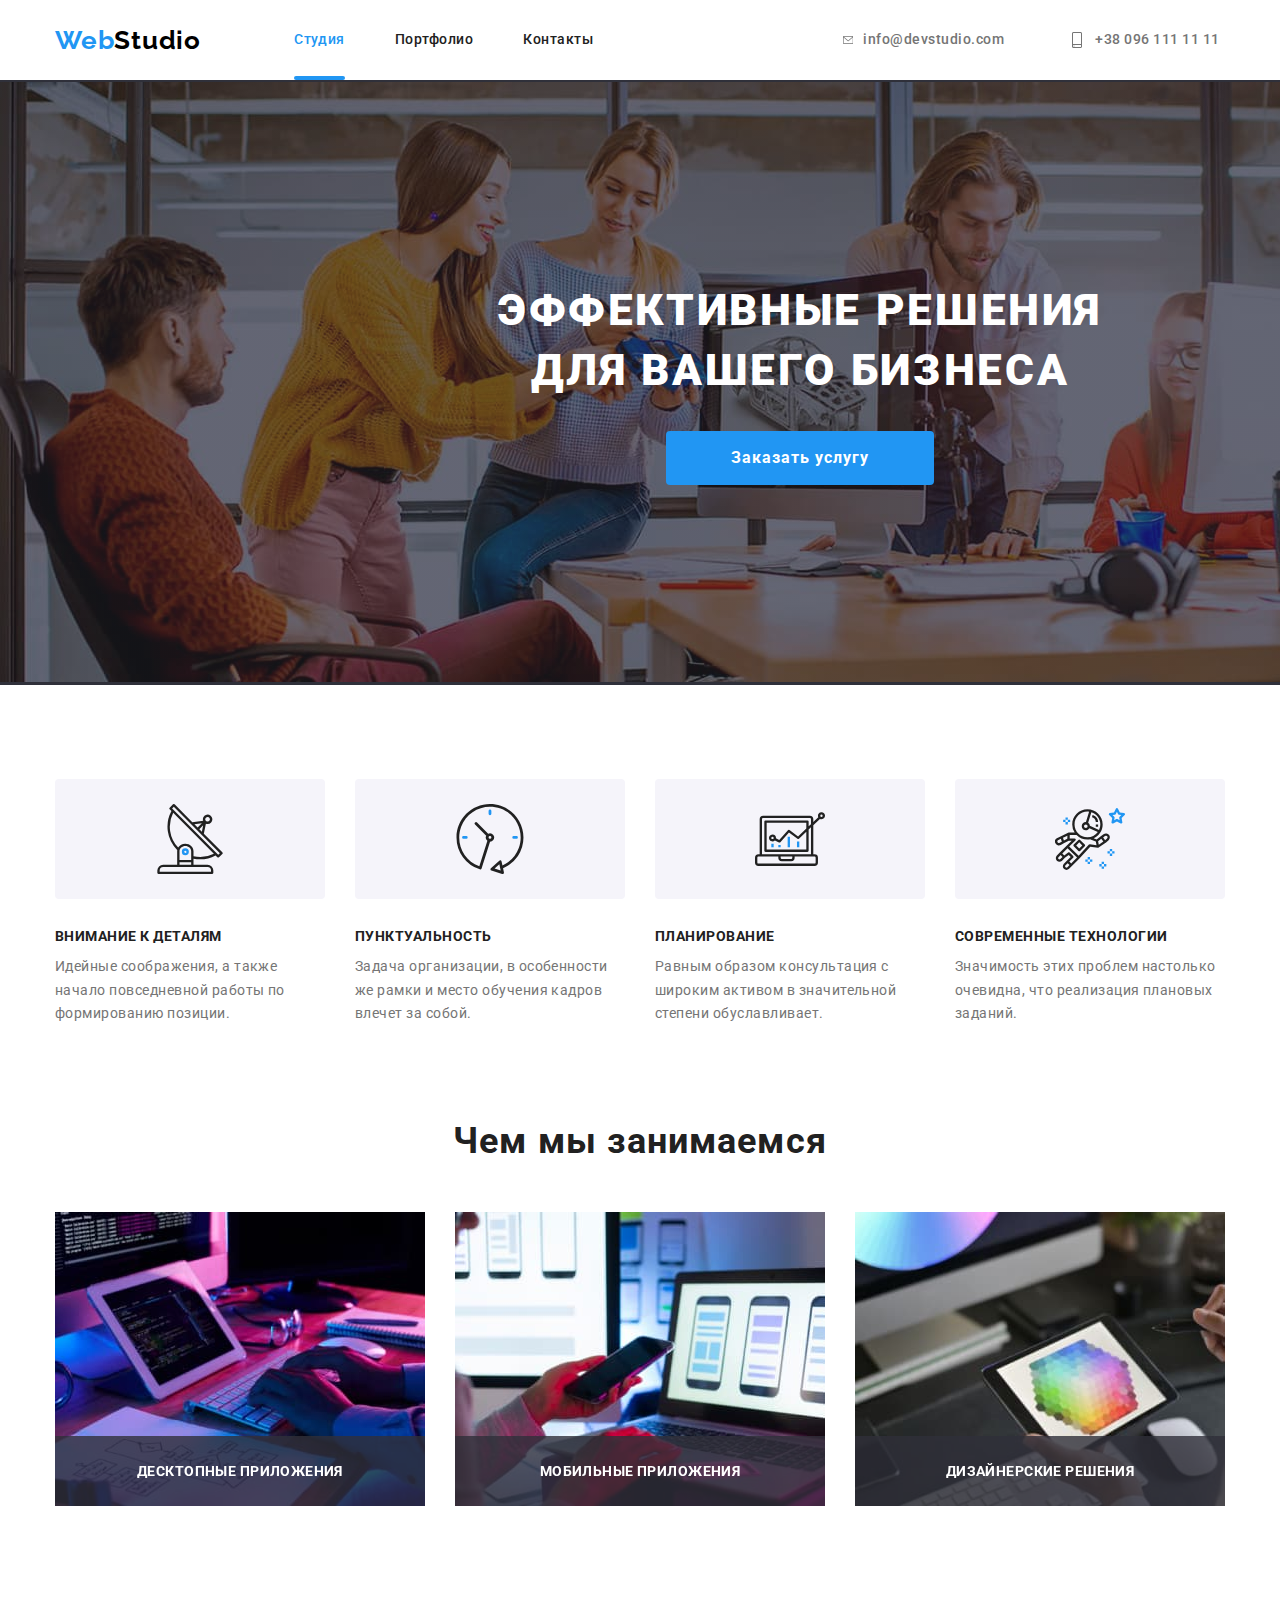
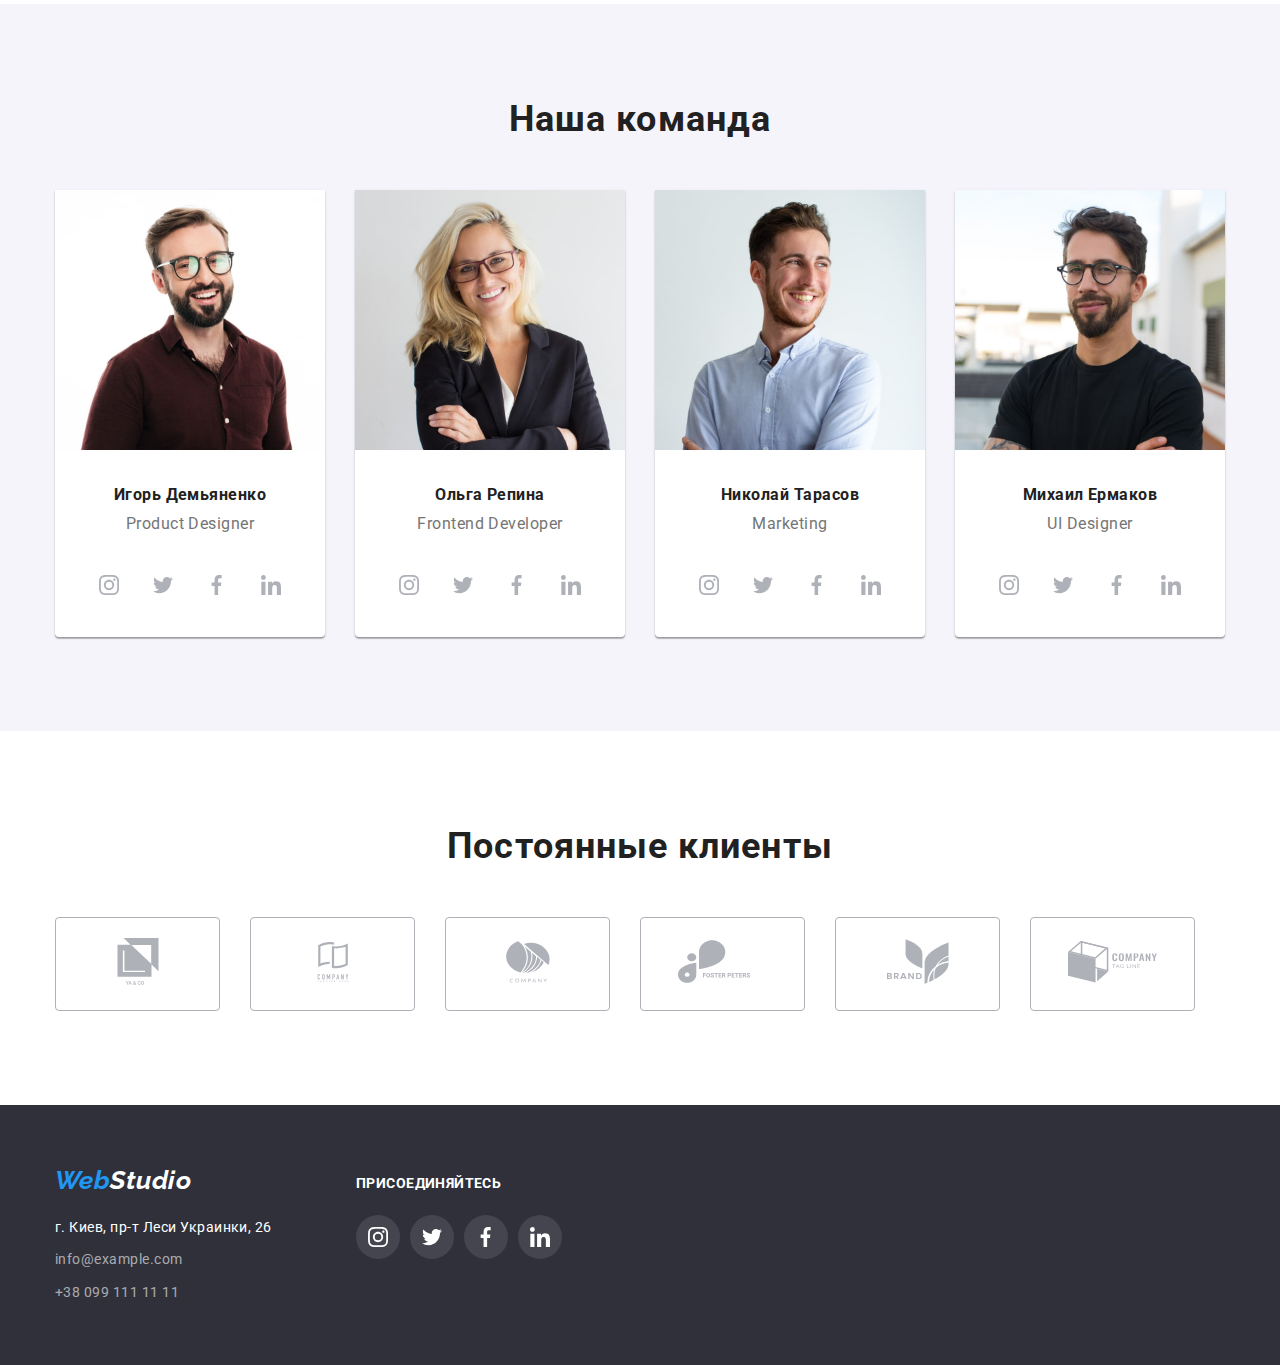
<file: index.html>
<!DOCTYPE html>
<html lang="ru">
<head>
  <meta charset="UTF-8">
  <meta http-equiv="X-UA-Compatible" content="IE=edge">
  <meta name="viewport" content="width=device-width, initial-scale=1.0">
  <title>Document</title>
  <link rel="preconnect" href="https://fonts.googleapis.com">
  <link rel="preconnect" href="https://fonts.gstatic.com" crossorigin>
  <link href="https://fonts.googleapis.com/css2?family=Raleway:wght@700&family=Roboto:wght@400;500;700;900&display=swap" rel="stylesheet">
  <link rel="stylesheet" href="https://cdnjs.cloudflare.com/ajax/libs/modern-normalize/1.1.0/modern-normalize.min.css" integrity="sha512-wpPYUAdjBVSE4KJnH1VR1HeZfpl1ub8YT/NKx4PuQ5NmX2tKuGu6U/JRp5y+Y8XG2tV+wKQpNHVUX03MfMFn9Q==" crossorigin="anonymous" referrerpolicy="no-referrer">
  <link rel="stylesheet" href="./css/styles.css">
  <style>
    .color-header {
      color: #000000;
    }
    .color-footer {
      color: #ffffff;
    }
  </style>
</head>
<body>
   <header class="header">
    <div class="container main-nav">
      <a href="./index.html" class="header-logo">Web<span class="color-header">Studio</span></a>
      <nav class="main-nav" >
        <ul class="header-nav list" >
          <li class="item"><a href="./index.html" class="link current">Студия</a></li>
          <li class="item"><a href="./portfolio.html" class="link">Портфолио</a></li>
          <li class="item"><a href="" class="link">Контакты</a></li>
        </ul>
        <ul class="header-address list" >
          <li class="item">
            <a class="header-link" href="mailto:info@devstudio.com">
              <svg class="icon" width="16px" height="22px">
                <use href="./images/sprite.svg#envelope"></use>
              </svg>
            info@devstudio.com</a></li>
          <li class="item">
            <a class="header-link" href="tel:+380961111111">
            <svg class="icon" width="16px" height="22px">
              <use href="./images/sprite.svg#smartphone"></use>
            </svg>
            +38 096 111 11 11</a></li>
        </ul>
      </nav>
    </div>
    
     </header>
   <main>
    <!-- Герой -->
    <div class="backgroundhero">
      <section class="hero">
          <h1 class="hero-title">Эффективные решения <br>для вашего бизнеса</h1>
          <button class="button hero" data-modal-open>Заказать услугу</button>
          <div class="backdrop is-hidden" data-modal>
            <div class="modal">
              <button data-modal-close></button>
            </div>
          </div>
      </section>
    </div>
    <!-- Преимущества компании -->
    <section class="section">
      <!-- <h2 class="section-title">Преимущества компании</h2> -->
      <div class="container">
        <ul class="feature-list list">
          <li class="list-item antenna">
            <div class="feauture-icon">
              <svg width="70px" height="70px">
                <use href="./images/sprite.svg#antenna"></use>
              </svg>
            </div>  
            <h3 class="title">Внимание к деталям</h3>
            <p>Идейные соображения, a также начало повседневной работы по формированию позиции.</p>
          </li>
          <li class="list-item clock">
            <div class="feauture-icon">
              <svg width="70px" height="70px">
                <use href="./images/sprite.svg#clock"></use>
              </svg>
            </div>
            <h3 class="title">Пунктуальность</h3>
            <p>Задача организации, в особенности же рамки и место обучения кадров влечет за собой.</p>
          </li>
          <li class="list-item diagram">
            <div class="feauture-icon">
              <svg width="70px" height="70px">
                <use href="./images/sprite.svg#diagram"> </use>
              </svg>
            </div>
            <h3 class="title">Планирование</h3>
            <p>Равным образом консультация c широким активом в значительной степени обуславливает.</p>
          </li>
          <li class="list-item astronaut">
            <div class="feauture-icon">
              <svg width="70px" height="70px">
                <use href="./images/sprite.svg#astronaut"> </use>
              </svg>
            </div>
            <h3 class="title">Современные технологии</h3>
            <p>Значимость этих проблем настолько очевидна, что реализация плановых заданий.</p>
          </li>
        </ul>
      </div>
    </section>
    <!-- Чем мы занимаемся -->
    <section class="section no-padding">
      <div class="container">
        <div class="our-work">
          <h2 class="section-title">Чем мы занимаемся</h2>
          <ul class="work-list list">
            <li class="work-item">
              <img src="./images/desctope.jpg" alt="Десктопные приложения" width="370">
              <h3 class="title work">Десктопные приложения</h3>
            </li>
            <li class="work-item">
              <img src="./images/mobile.jpg" alt="Мобильные приложения" width="370">
              <h3 class="title work">Мобильные приложения</h3>
            </li>
            <li class="work-item">
              <img src="./images/disign.jpg" alt="Дизайнерские решения" width="370">
              <h3 class="title work">Дизайнерские решения</h3>
            </li>
          </ul>
        </div>
      </div>
    </section>
    <!-- Наша команда -->
    <section class="section-team">
      <div class="container">
        <div class="team">
          <h2 class="section-title">Наша команда</h2>
        <ul class="team-list list">
          <li class="team-card">
            <img src="./images/demyanenko.jpg" alt="Игорь Демьяненко" width="270">
            <h4 class="title">Игорь Демьяненко</h4>
            <p>Product Designer</p>
            <ul class="team-icon">
              <li class="team-li" ><a class="team-link" href="" aria-label="Ссылка на Instagram">
                <svg class="icon" >
                  <use href="./images/sprite.svg#instagram"></use>
                </svg>
              </a></li>
              <li class="team-li" ><a class="team-link" href=""  aria-label="Ссылка на Twitter">                
                <svg class="icon">
                <use href="./images/sprite.svg#twitter"></use>
              </svg>
            </a></li>
              <li class="team-li" ><a class="team-link" href="" aria-label="Ссылка на Facebook">
                <svg class="icon">
                  <use href="./images/sprite.svg#facebook"></use>
                </svg>
              </a></li>
              <li class="team-li" ><a class="team-link" href=""  aria-label="Ссылка на Linkedin">
                <svg class="icon">
                  <use href="./images/sprite.svg#linkedin"></use>
                </svg>
              </a></li>
            </ul>
          </li>
          <li class="team-card">
            <img src="./images/repina.jpg" alt="Ольга Репина" width="270">
            <h4 class="title">Ольга Репина</h4>
            <p>Frontend Developer</p>
            <ul class="team-icon">
              <li class="team-li" ><a class="team-link" href="" aria-label="Ссылка на Instagram">
                <svg class="icon" >
                  <use href="./images/sprite.svg#instagram"></use>
                </svg>
              </a></li>
              <li class="team-li" ><a class="team-link" href=""  aria-label="Ссылка на Twitter">                
                <svg class="icon">
                <use href="./images/sprite.svg#twitter"></use>
              </svg>
            </a></li>
              <li class="team-li" ><a class="team-link" href="" aria-label="Ссылка на Facebook">
                <svg class="icon">
                  <use href="./images/sprite.svg#facebook"></use>
                </svg>
              </a></li>
              <li class="team-li" ><a class="team-link" href=""  aria-label="Ссылка на Linkedin">
                <svg class="icon">
                  <use href="./images/sprite.svg#linkedin"></use>
                </svg>
              </a></li>
            </ul>
          </li>
          <li class="team-card">
            <img src="./images/tarasov.jpg" alt="Николай Тарасов" width="270">
            <h4 class="title">Николай Тарасов</h4>
            <p>Marketing</p>
            <ul class="team-icon">
              <li class="team-li" ><a class="team-link" href="" aria-label="Ссылка на Instagram">
                <svg class="icon" >
                  <use href="./images/sprite.svg#instagram"></use>
                </svg>
              </a></li>
              <li class="team-li" ><a class="team-link" href=""  aria-label="Ссылка на Twitter">                
                <svg class="icon">
                <use href="./images/sprite.svg#twitter"></use>
              </svg>
            </a></li>
              <li class="team-li" ><a class="team-link" href="" aria-label="Ссылка на Facebook">
                <svg class="icon">
                  <use href="./images/sprite.svg#facebook"></use>
                </svg>
              </a></li>
              <li class="team-li" ><a class="team-link" href=""  aria-label="Ссылка на Linkedin">
                <svg class="icon">
                  <use href="./images/sprite.svg#linkedin"></use>
                </svg>
              </a></li>
            </ul>
          </li>
          <li class="team-card">
            <img src="./images/yermakov.jpg" alt="Михаил Ермаков" width="270">
            <h4 class="title">Михаил Ермаков</h4>
            <p>UI Designer</p>
            <ul class="team-icon">
              <li class="team-li" ><a class="team-link" href="" aria-label="Ссылка на Instagram">
                <svg class="icon" >
                  <use href="./images/sprite.svg#instagram"></use>
                </svg>
              </a></li>
              <li class="team-li" ><a class="team-link" href=""  aria-label="Ссылка на Twitter">                
                <svg class="icon">
                <use href="./images/sprite.svg#twitter"></use>
              </svg>
            </a></li>
              <li class="team-li" ><a class="team-link" href="" aria-label="Ссылка на Facebook">
                <svg class="icon">
                  <use href="./images/sprite.svg#facebook"></use>
                </svg>
              </a></li>
              <li class="team-li" ><a class="team-link" href=""  aria-label="Ссылка на Linkedin">
                <svg class="icon">
                  <use href="./images/sprite.svg#linkedin"></use>
                </svg>
              </a></li>
            </ul>
          </li>
        </ul>
        </div>
      </div>
    </section>
    <!-- Наши клиенты -->
    <section class="section our-clients">
      <div class="container">
        <h2 class="section-title">Постоянные клиенты</h2>
        <ul>
          <li class="list">
            <a href="" class="link">
              <svg class="icon" width="106px" height="47px">
                <use href="./images/sprite.svg#logo"></use>
              </svg>
            </a>
          </li>
          <li class="list">
            <a href="" class="link">
              <svg class="icon" width="40px" height="52">
                <use href="./images/sprite.svg#logo-2"></use>
              </svg>
            </a>
          </li> 
          <li class="list">
            <a href="" class="link">
              <svg class="icon" width="46px" height="45">
                <use href="./images/sprite.svg#logo-3"></use>
              </svg>
            </a>
          </li>
          <li class="list">
            <a href="" class="link">
              <svg class="icon" width="95px" height="89px">
                <use href="./images/sprite.svg#logo-4"></use>
              </svg>
            </a>
          </li>
          <li class="list">
            <a href="" class="link">  
              <svg class="icon" width="62px" height="89px">
                <use href="./images/sprite.svg#logo-5"></use>
              </svg>
            </a>
          </li>
          <li class="list">
            <a href="" class="link">
              <svg class="icon" width="93px" height="89px">
                <use href="./images/sprite.svg#logo-6"></use>
              </svg>
            </a>
          </li>
        </ul>
      </div>
    </section>
   </main>
   <footer class="address">
      <div class="container">

        <address class="footer-addres">
          <a href="./index.html " class="logo">Web<span class="color-footer">Studio</span></a>
          <a href="https://goo.gl/maps/T67sKxC1Z5XbxkPo9" class="maps">г. Киев, пр-т Леси Украинки, 26</a>
          <a href="mailto:info@example.com" class="mail-and-tel">info@example.com</a>
          <a href="tel:+380991111111" class="mail-and-tel">+38 099 111 11 11</a>
        </address>

      <div class="social">
        <p class="label">Присоединяйтесь</p>
          <ul class="footer-icons list">
            <li class="footer-li" ><a class="footer-link" href="" aria-label="Ссылка на Instagram">
              <svg class="icon" width="20px" height="20px">
                <use href="./images/sprite.svg#instagram"></use>
              </svg>
            </a></li>
            <li class="footer-li" ><a class="footer-link" href="" aria-label="Ссылка на Twitter">                
              <svg class="icon" width="20px" height="20px">
              <use href="./images/sprite.svg#twitter"></use>
            </svg>
          </a></li>
            <li class="footer-li" ><a class="footer-link" href="" aria-label="Ссылка на Facebook">
              <svg class="icon" width="20px" height="20px">
                <use href="./images/sprite.svg#facebook"></use>
              </svg>
            </a></li>
            <li class="footer-li" ><a class="footer-link" href="" aria-label="Ссылка на Linkedin">
              <svg class="icon" width="20px" height="20px">
                <use href="./images/sprite.svg#linkedin"></use>
              </svg>
            </a></li>
          </ul>
      </div>

      </div>
   </footer>
   <script src="./js/modal.js"></script>
</body>
</html>
</file>
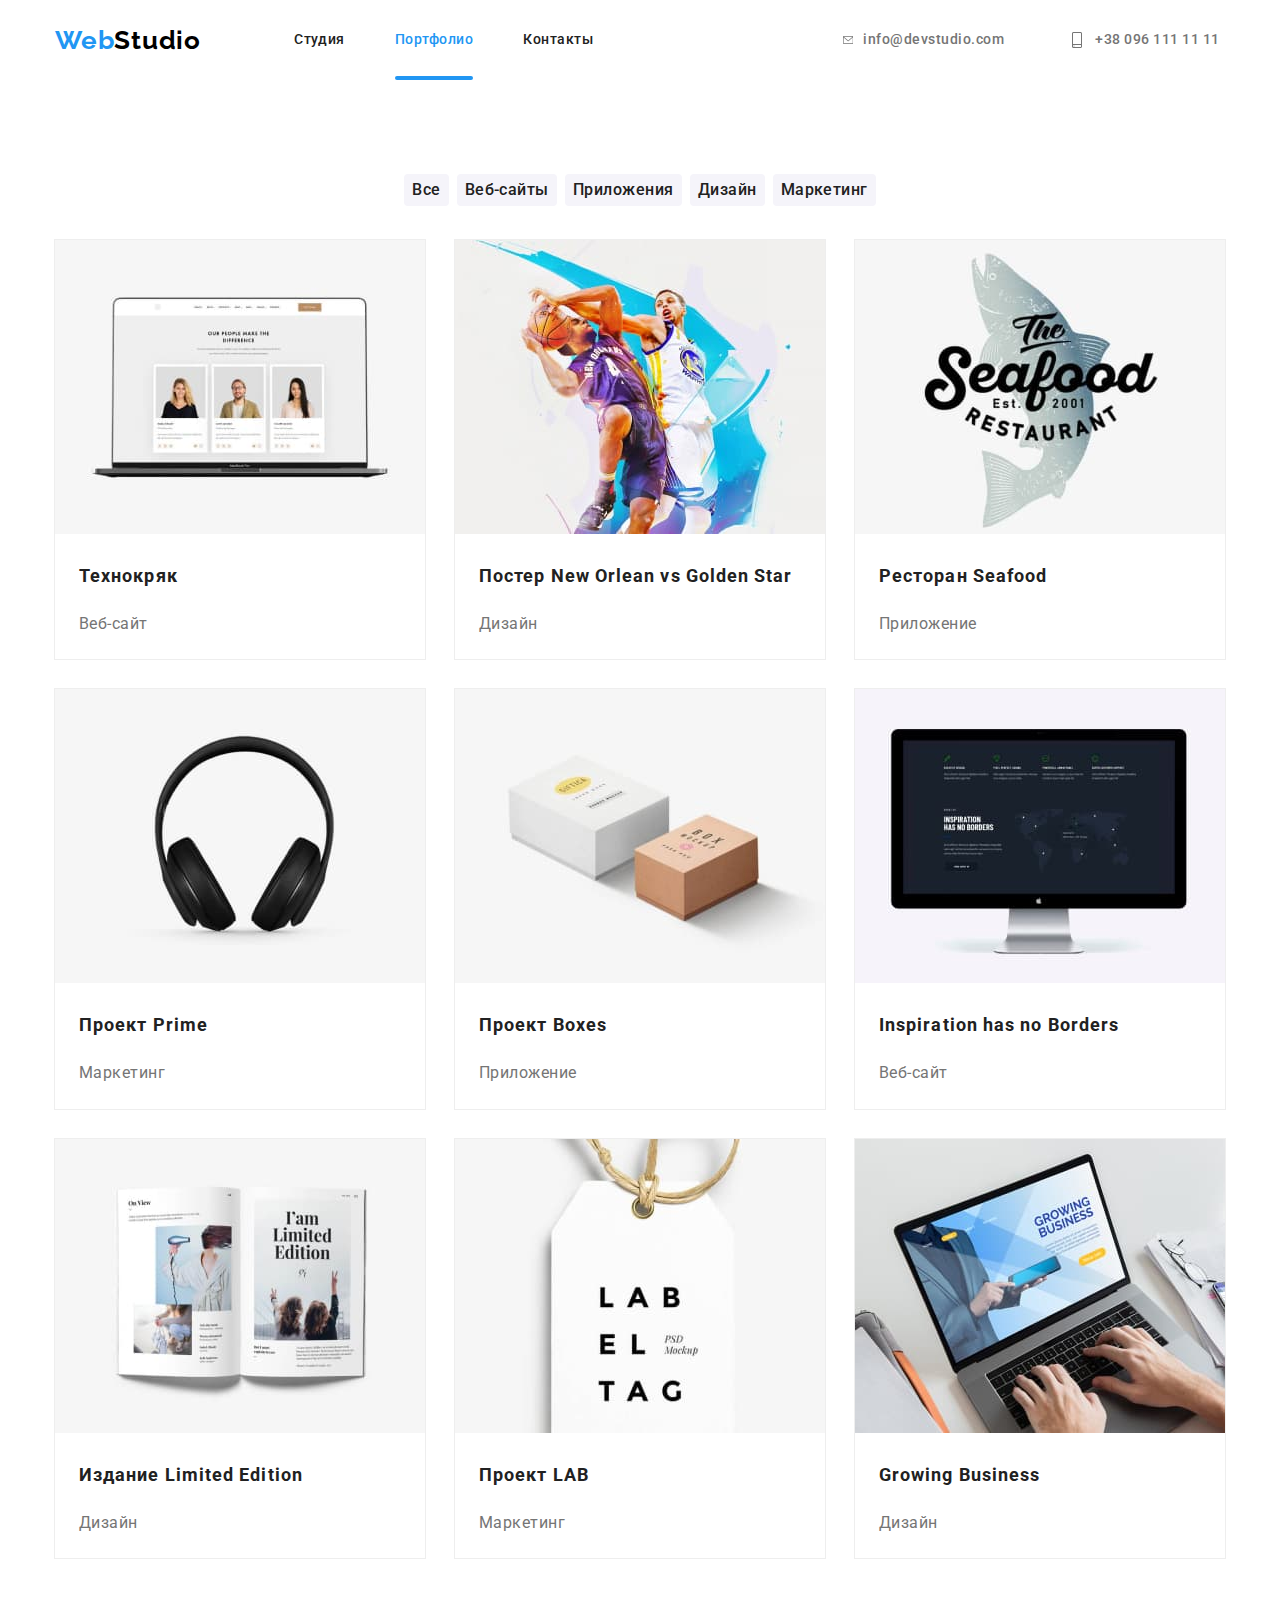
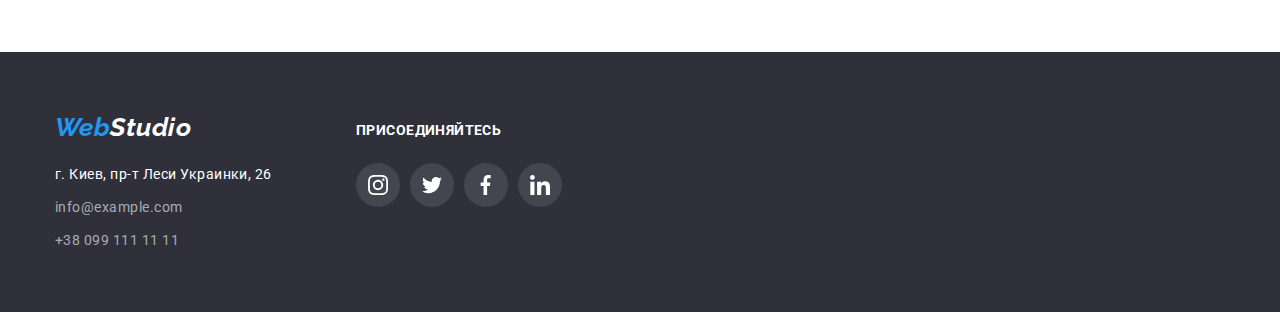
<file: portfolio.html>
<!DOCTYPE html>
<html lang="ru">
<head>
  <meta charset="UTF-8">
  <meta http-equiv="X-UA-Compatible" content="IE=edge">
  <meta name="viewport" content="width=device-width, initial-scale=1.0">
  <title>Document</title>
  <link rel="preconnect" href="https://fonts.googleapis.com">
  <link rel="preconnect" href="https://fonts.gstatic.com" crossorigin>
  <link href="https://fonts.googleapis.com/css2?family=Raleway:wght@700&display=swap" rel="stylesheet">
  <link rel="preconnect" href="https://fonts.googleapis.com">
  <link rel="preconnect" href="https://fonts.gstatic.com" crossorigin>
  <link href="https://fonts.googleapis.com/css2?family=Raleway:wght@700&family=Roboto:wght@400;500;700;900&display=swap" rel="stylesheet">
  <link rel="stylesheet" href="https://cdnjs.cloudflare.com/ajax/libs/modern-normalize/1.1.0/modern-normalize.min.css" integrity="sha512-wpPYUAdjBVSE4KJnH1VR1HeZfpl1ub8YT/NKx4PuQ5NmX2tKuGu6U/JRp5y+Y8XG2tV+wKQpNHVUX03MfMFn9Q==" crossorigin="anonymous" referrerpolicy="no-referrer">  
  <link rel="stylesheet" href="./css/styles.css">
  <style>
    .color-header {
      color: #000000;
    }
    .color-footer {
      color: #ffffff;
    }
  </style>
</head>
<body>
  <header class="header">
    <div class="container main-nav">
      <a href="./index.html" class="header-logo">Web<span class="color-header">Studio</span></a>
      <nav class="main-nav" >
        <ul class="header-nav list" >
          <li class="item"><a href="./index.html" class="link">Студия</a></li>
          <li class="item"><a href="./portfolio.html" class="link current">Портфолио</a></li>
          <li class="item"><a href="" class="link">Контакты</a></li>
        </ul>
        <ul class="header-address list" >
          <li class="item">
            <a class="header-link" href="mailto:info@devstudio.com">
              <svg class="icon" width="16px" height="22px">
                <use href="./images/sprite.svg#envelope"></use>
              </svg>
            info@devstudio.com</a></li>
          <li class="item">
            <a class="header-link" href="tel:+380961111111">
            <svg class="icon" width="16px" height="22px">
              <use href="./images/sprite.svg#smartphone"></use>
            </svg>
            +38 096 111 11 11</a></li>
          </ul>
      </nav>
    </div>
    
     </header>
     <main>
        <!-- Page item -->
    <section class="section-portfolio">
      <!-- <h1>Портфолио</h1> -->
      <div class="container">
      <ul class="filter list">
          <li><button type="button" class="button primary">Все</button></li>
          <li><button type="button" class="button primary ">Веб-сайты</button></li>
          <li><button type="button" class="button primary">Приложения</button></li>
          <li><button type="button" class="button primary">Дизайн</button></li>
          <li><button type="button" class="button primary">Маркетинг</button></li>
      </ul>
      <ul class="flex-container list">

          <li class="flex-element">
            <div class="thumb">          
              <a href="" class="link"  >
              <img src="./images/tehno.jpg" alt="Технокряк" width="370">
              </a>
              <div class="product-actions">
                Ресурс предлагает комплексные предложения с разным уровнем функционала и сервисов. Все это позволит посетителю получить исчерпывающие сведения о компании или частном лице.
              </div>
            </div>
            
            <div>
              <a href="" class="link"  >
                <h2 class="portfolio-title">Технокряк</h2>
                <p>Веб-сайт</p>
              </a>
            </div>
          </li>

          <li class="flex-element">
            <div class="thumb"> 
              <a href="" class="link">
              <img src="./images/poster.jpg" alt="Постер New Orlean vs Golden Star" width="370">
              </a>
              <div class="product-overlay">
                <div class="product-actions">
                  Ресурс предлагает комплексные предложения с разным уровнем функционала и сервисов. Все это позволит посетителю получить исчерпывающие сведения о компании или частном лице.
                </div>
              </div>
            </div>
              <div>
                <a href="" class="link"  >
                  <h2 class="portfolio-title">Постер New Orlean vs Golden Star</h2>
                  <p>Дизайн</p>
                </a>
              </div>
          </li>

          <li class="flex-element">
            <div class="thumb"> 
            <a href="" class="link">
            <img src="./images/restaurante.jpg" alt="Ресторан Seafood" width="370">
            </a>
            <div class="product-actions">
              Ресурс предлагает комплексные предложения с разным уровнем функционала и сервисов. Все это позволит посетителю получить исчерпывающие сведения о компании или частном лице.
            </div>
          </div>
          
          <div>
            <a href="" class="link"  >
              <h2 class="portfolio-title">Ресторан Seafood</h2>
              <p>Приложение</p>
            </a>
          </div>
          </li>

          <li class="flex-element">
            <div class="thumb"> 
            <a href="" class="link">
            <img src="./images/projectPrime.jpg" alt="Проект Prime" width="370">
            </a>
            <div class="product-actions">
              Ресурс предлагает комплексные предложения с разным уровнем функционала и сервисов. Все это позволит посетителю получить исчерпывающие сведения о компании или частном лице.
            </div>
          </div>
          <div>
            <a href="" class="link"  >
              <h2 class="portfolio-title">Проект Prime</h2>
              <p>Маркетинг</p>
            </a>
          </div>          
          </li>

          <li class="flex-element">
            <div class="thumb"> 
            <a href="" class="link">
            <img src="./images/projectBoxes.jpg" alt="Проект Boxes" width="370" class="link">
            </a>
            <div class="product-actions">
              Ресурс предлагает комплексные предложения с разным уровнем функционала и сервисов. Все это позволит посетителю получить исчерпывающие сведения о компании или частном лице.
            </div>
          </div>

          <div>
            <a href="" class="link"  >
              <h2 class="portfolio-title">Проект Boxes</h2>
              <p>Приложение</p>
            </a>
          </div>
          </li>

          <li class="flex-element"> 
            <div class="thumb">           
            <a href="" class="link">
            <img src="./images/inpiration.jpg" alt="Inspiration has no Borders" width="370">
            </a>
            <div class="product-actions">
              Ресурс предлагает комплексные предложения с разным уровнем функционала и сервисов. Все это позволит посетителю получить исчерпывающие сведения о компании или частном лице.
            </div>
          </div>

          <div>
            <a href="" class="link"  >
              <h2 class="portfolio-title">Inspiration has no Borders</h2>
              <p>Веб-сайт</p>
            </a>
          </div>
          </li>

          <li class="flex-element">
            <div class="thumb"> 
            <a href="" class="link">
            <img src="./images/addition.jpg" alt="Издание Limited Edition" width="370">
            </a>
            <div class="product-actions">
              Ресурс предлагает комплексные предложения с разным уровнем функционала и сервисов. Все это позволит посетителю получить исчерпывающие сведения о компании или частном лице.
            </div>
          </div>

          <div>
            <a href="" class="link"  >
              <h2 class="portfolio-title">Издание Limited Edition</h2>
              <p>Дизайн</p>
            </a>
          </div>
          </li>

          <li class="flex-element">
            <div class="thumb"> 
            <a href="" class="link">
            <img src="./images/prpjectLab.jpg" alt="Проект LAB" width="370">
            </a>
            <div class="product-actions">
              Ресурс предлагает комплексные предложения с разным уровнем функционала и сервисов. Все это позволит посетителю получить исчерпывающие сведения о компании или частном лице.
            </div>
          </div>

          <div>
            <a href="" class="link"  >
              <h2 class="portfolio-title">Проект LAB</h2>
              <p>Маркетинг</p>
            </a>
          </div>
          </li>

          <li class="flex-element">
            <div class="thumb"> 
            <a href="" class="link">            
            <img src="./images/growing.jpg" alt="Growing Business" width="370">
            </a>
            <div class="product-actions">
              Ресурс предлагает комплексные предложения с разным уровнем функционала и сервисов. Все это позволит посетителю получить исчерпывающие сведения о компании или частном лице.
            </div>
          </div>

          <div>
            <a href="" class="link"  >
              <h2 class="portfolio-title">Growing Business</h2>
              <p>Дизайн</p>
            </a>
          </div>
          </li>
      </ul>
      </div>
    </section>
     </main>
     <footer class="address">
      <div class="container">

        <address class="footer-addres">
          <a href="./index.html " class="logo">Web<span class="color-footer">Studio</span></a>
          <a href="https://goo.gl/maps/T67sKxC1Z5XbxkPo9" class="maps">г. Киев, пр-т Леси Украинки, 26</a>
          <a href="mailto:info@example.com" class="mail-and-tel">info@example.com</a>
          <a href="tel:+380991111111" class="mail-and-tel">+38 099 111 11 11</a>
        </address>

      <div class="social">
        <p class="label">Присоединяйтесь</p>
          <ul class="footer-icons list">
            <li class="footer-li" ><a class="footer-link" href="" aria-label="Ссылка на Instagram">
              <svg class="icon" width="20px" height="20px">
                <use href="./images/sprite.svg#instagram"></use>
              </svg>
            </a></li>
            <li class="footer-li" ><a class="footer-link" href="">                
              <svg class="icon" width="20px" height="20px">
              <use href="./images/sprite.svg#twitter"></use>
            </svg>
          </a></li>
            <li class="footer-li" ><a class="footer-link" href="">
              <svg class="icon" width="20px" height="20px">
                <use href="./images/sprite.svg#facebook"></use>
              </svg>
            </a></li>
            <li class="footer-li" ><a class="footer-link" href="">
              <svg class="icon" width="20px" height="20px">
                <use href="./images/sprite.svg#linkedin"></use>
              </svg>
            </a></li>
          </ul>
      </div>

      </div>
   </footer>
</body>
</html>
</file>
<file: css/styles.css>
/* цвет вторичного  текста #212121 */
/* цвет основного текста #757575 */
/* цвет лого #2196F3 и #000000 */
/* цвет акцента #2196F3 */
/* цвет адреса в футере  rgba(255, 255, 255, 0.6) */
/* цвет лого в футере  #FFFFFF и #2196F3*/
/* основной цвет фона #FFFFFF */
/* вторичный цвет фона #2F303A  и #F5F4FA */

/* Утилиты */
.html {
    box-sizing: border-box;
}
 *,
 *::before,
 *::after {
    box-sizing: inherit;
 }

:root {
    --primary-text-color: #757575;
    --title-text-color: #212121;
    --acent-color: #2196F3;
    --bcg-button-color: #F5F4FA;
    --white-text-color: #FFFFFF;
}
body {
    background-color: var(--white-text-color);
    color: var(--primary-text-color);
    font-family: 'Roboto', sans-serif;
    letter-spacing: 0.03em;

    margin: 0;

    /* padding-top: 80px; */
}
.container {
    width: 1170px;
    padding-left: 15px;
    padding-right: 15px;
    margin-left: auto;
    margin-right: auto;

}

.list {
    list-style: none;
    padding: 0;
    margin: 0;
}

.link {
    text-decoration: none;
}

/* header  */
.header {
    /* background-color: #FFFFFF; */
    font-weight: 500;
    font-size: 14px;
    line-height: 1.14;


    /* position: fixed;
    top: 0;
    left: 50%;
    transform: translate(-50%, 0); */

}

.header-logo {
    /* display: inline-block; */

    color: var(--acent-color);
    font-family: 'Raleway', sans-serif;
    font-weight: 700;
    line-height: 1.19;
    font-size: 26px;
    letter-spacing: 0.03em;

    text-decoration: none;
}

.header-nav .link {
    display: block;
    position: relative;

    padding-top: 32px;
    padding-bottom: 32px; 

    color: var(--title-text-color);
    text-decoration: none;
    transition: color 250ms cubic-bezier(0.4, 0, 0.2, 1);
}

.header-nav .link:hover, 
.header-nav .link:focus {
    color: var(--acent-color);
}

.header-nav .link.current {
    color: var(--acent-color);
}
.header-nav .link.current::after{
    content: '';
    position: absolute;
    bottom: 0;
    left: 0;

    width: 100%;
    height: 4px;
    border-radius: 2px;
    background-color: var(--acent-color);
}

.header-address {
    display: flex;
    margin-left: auto;
}
.header-address .item + .item {
    margin-left: 60px;
}


.main-nav {
    display: flex;
    align-items: center;
    min-height: 80px;
    /* background-color: #FFFFFF; */
}

header nav {
    width: 100%;
}

.header-nav {
    display: flex;
    margin-left: 93px;
}
.header-nav .item:not(:last-child) { 
    margin-right: 50px;
}

.header-link {
    display: flex;
    text-decoration: none;
    cursor: pointer;
    padding-top: 0;
    justify-content: center;
    align-items: center;

    width: 161px;
    height: 80px;

    color: var(--primary-text-color);
}
.header-address li {
    display: flex;
    justify-content: center;

}
.item .header-link {
    color: var(--primary-text-color);
    transition: color 250ms cubic-bezier(0.4, 0, 0.2, 1);
}
.item .icon {
    fill: var(--primary-text-color);
    transition: fill 250ms cubic-bezier(0.4, 0, 0.2, 1);
}

.header-address .item:hover .icon,
.header-address .item:hover .header-link, .header-address .item:focus .icon,
.header-address .item:focus .header-link {
    fill: var(--acent-color);
    color: var(--acent-color);
}
.header-address svg {
    margin-right: 10px;
    fill: #757575;
}


/* hero */
.hero {
    text-align: center;
    
    padding-top: 200px;
    padding-bottom: 200px;
}

.backgroundhero {
    min-width: 1600px;
    min-height: 600px;

    margin-left: auto;
    margin-right: auto;
    
    background-image: 
    linear-gradient(to right, rgba(47, 48, 58, 0.4), rgba(47, 48, 58, 0.4)), 
    url(../images/hero.jpg);
    background-repeat: no-repeat;
    background-position: center;
    background-size: contain;

    background-color: #2F303A;
}

.hero-title {
    color: #FFFFFF;
    font-weight: 900;
    font-size: 44px;
    line-height: 1.37;
    letter-spacing: 0.06em;
    text-transform: uppercase;

    margin-top: 0;
    margin-bottom: 0;
}
.modal {
    display: flex;
    justify-content: flex-end;
    position: absolute;
    top: 50%;
    left: 50%;

    min-width: 528px;
    min-height: 581px;
    
    border-radius: 4px;
    background-color: var(--white-text-color);
    box-shadow: 0px 2px 1px 0px rgba(0, 0, 0, 0.20), 0px 1px 1px 0px rgba(0, 0, 0, 0.14), 0px 1px 3px 0px rgba(0, 0, 0, 0.12);

    transform: translate(-50%, -50%)  scale(1);
    transition: transform 250ms cubic-bezier(0.4, 0, 0.2, 1);
}

.modal button {
    width: 30px;
    height: 30px;
    border: 0;
    border-color: transparent;
    cursor: pointer;

    padding-top: 8px;
    padding-right: 8px;

    background-image: url(../images/close.svg);
    background-position: center;
    background-repeat: no-repeat;
    background-color: var(--white-text-color);
}
.backdrop {
    position: fixed;
    top: 0;
    left: 0;
    width: 100%;
    height: 100%;
    background-color: rgba(0, 0, 0, 0.20);

    opacity: 1;
    transition: opacity 250ms cubic-bezier(0.4, 0, 0.2, 1);
}
.backdrop.is-hidden {
    opacity: 0;
    pointer-events: none;
    /* visibility: hidden; */
}

.backdrop.is-hidden .modal {
    transform: translate(-50%, -50%)  scale(0.9);
}


/* button */
.button {
    color: #FFFFFF;
    background-color: #2196F3;

    font-family: inherit;
    cursor: pointer;
    border-radius: 4px;
    border-color: transparent;
    font-weight: 500;
    font-size: 16px;
    line-height: 26px;
    letter-spacing: 0.03em;
    text-align: center;

}
.button.hero {
    display: inline-block;

    font-weight: 700;
    font-size: 16px;
    line-height: 1.9;
    letter-spacing: 0.06em;
    border-radius: 4px;
    min-width: 200px;
    /* box-shadow: 0px 4px 4px rgba(0, 0, 0, 0.15); */

    padding: 10px 32px;
    margin-top: 30px;
    
}

button.primary {
    color: var(--title-text-color);
    background-color: var(--bcg-button-color);
    box-shadow: none;
    transition: color 250ms cubic-bezier(0.4, 0, 0.2, 1), background-color 250ms cubic-bezier(0.4, 0, 0.2, 1), box-shadow 250ms cubic-bezier(0.4, 0, 0.2, 1);
}

.button.primary:hover,      
.button.primary:focus {
    color: var(--white-text-color);
    background-color: var(--acent-color);
}


/* sections */
.section-title {
    color: var(--title-text-color);
    font-weight: 700;
    font-size: 36px;
    line-height: 1.17;
    text-align: center;
    letter-spacing: 0.03em;

    margin-top: 0;
    margin-bottom: 0;
    
}
.section {
    background-color: var(--white-text-color);

    padding-top: 94px;
    padding-bottom: 94px;
}
.section.no-padding {
    padding-top: 0;
}

/* Features */
.feature-list .title {
    color: var(--title-text-color);
    font-weight: 700;
    font-size: 14px;
    line-height: 1.14;
    text-transform: uppercase;

    margin-top: 30px;
    margin-bottom: 0;
}
.feature-list p{
    font-size: 14px;
    line-height: 1.7;

    margin-top: 10px;
    margin-bottom: 0;
}
.feature-list {
    display: flex;
}
.feature-list li {
    width: 270px;
    width: calc((100% - 3 * 30px)/4);
    margin-right: 30px;
}
.feature-list li:nth-last-child(-n + 1) {
    margin-right: 0;
}

.feauture-icon {
    display: flex;
    background-color: var(--bcg-button-color);
    border-radius: 4px;
    width: 270px;
    height: 120px;
    justify-content: center;
    align-items: center;
}

/* Чем мы занимаемся */

.work-list.list {
    display: flex;

    margin-top: 50px;
}
.work-item {
    position: relative;

    width: 370px;
    margin-right: 30px;
}

.work-item:nth-last-child(-n + 1) {
    margin-right: 0;
}
.title.work {
    position: absolute;
    display: flex;
    justify-content: center;
    align-items: center;
    bottom: 4px;
    left: 0;

    width: 370px;
    height: 70px;
    margin: 0;
    background: rgba(47, 48, 58, 0.80);

    color: var(--white-text-color);
    text-align: center;
    font-family: 'Roboto', sans-serif;
    font-size: 14px;
    font-style: normal;
    font-weight: 700;
    line-height: normal;
    letter-spacing: 0.42px;
    text-transform: uppercase;
}

/* our team */
.section-team {
    background-color: #F5F4FA;
    font-size: 16px;
    line-height: 1.19;

    padding-top: 94px;
    padding-bottom: 94px;
}
.team-list .title {
    color: var(--title-text-color);
    font-size: 16px;

    text-align: center;

    margin-top: 30px;
    margin-bottom: 0;
    
}
.team-list p {
    margin-top: 10px;
    margin-bottom: 30px;

    text-align: center;
}

.team-list.list {
    display: flex;

    margin-top: 0px;
    margin-bottom: 0; 
}
.team-link {
    display: block;
    width: 20px;
    height: 20px;
}
.team-card {
    width: calc((100%-3*30px)/4);

    background-color: var(--white-text-color);
    border-radius: 0px 0px 4px 4px;
    box-shadow: 0px 1px 3px rgba(0, 0, 0, 0.12), 0px 1px 1px rgba(0, 0, 0, 0.14), 0px 2px 1px rgba(0, 0, 0, 0.2);

    margin-right: 30px;
    margin-top: 50px;
}
.team-list li:nth-last-child(-n + 1) {
    margin-right: 0;
}

.team-icon {
    display: flex;
    list-style: none;
    margin-bottom: 30px;
    margin-left: 32px;
    margin-right: 32px;
    padding: 0;
    align-items: center;   
}

.team-icon .icon {
    fill: #AFB1B8;
    width: 20px;
    height: 20px;
}

.team-icon li {
    display: flex;
    justify-content: center;
    align-items: center;
    width: 44px;
    height: 44px;
    cursor: pointer;
    margin: 0;

    border-radius: 50%;
    transition: background-color 250ms cubic-bezier(0.4, 0, 0.2, 1),border-radius 250ms cubic-bezier(0.4, 0, 0.2, 1);
}
.team-li .icon {
    fill: rgb(175, 177, 184);
    transition: fill 250ms cubic-bezier(0.4, 0, 0.2, 1);
}

.team-li:hover .icon, .team-li:focus .icon {
    fill: var(--white-text-color);
}
.team-icon li:hover, .team-icon li:focus {
    background-color: #2196F3;
    border-radius: 50%;
}

.team-icon li:nth-child(1) {
    margin-right: 10px;
}
.team-icon li:nth-child(2) {
    margin-right: 10px;
}
.team-icon li:nth-child(3) {
    margin-right: 10px;
}


/* Our Clients */
.our-clients ul{   
    display: flex;
    align-items: center;
    margin-top: 50px;
    margin-bottom: 0%;
    padding: 0%;
}
.our-clients li{
    display: flex;
    align-items: center;
    justify-content: center;

    width: 170px;
    height: 92px;

    border: 1px solid #AFB1B8;
    border-radius: 4px;

    margin-right: 30px;

    border: 1px solid rgb(175, 177, 184);
    transition: border 250ms cubic-bezier(0.4, 0, 0.2, 1);
}
.our-clients li:hover,
.our-clients li:focus {
    border: 1px solid var(--acent-color);
}

.our-clients .icon {
    fill: rgb(175, 177, 184);
    transition: fill 250ms cubic-bezier(0.4, 0, 0.2, 1);
}

.our-clients li:hover .icon, .our-clients li:focus .icon {
    fill: var(--acent-color);
}
.our-clients .icon {
fill: #afb1b8;
}

/* footer */
.address {
    background-color: #2F303A;
    font-size: 14px;
    line-height: 1.7;

    padding-top: 60px;
    padding-bottom: 60px;
}
.footer-addres {
    display: flex;
    flex-wrap: wrap;
    flex-direction: column;

    margin-right: 70px;
}
.footer-addres a {
    display: block;
    width: 231px;

    color: var(--white-text-color);
    transition: color 250ms cubic-bezier(0.4, 0, 0.2, 1);
}
.footer-addres a:hover, .footer-addres a:focus {
    color: var(--acent-color);

}

.address .logo{
    display: inline-block;
    color: var(--acent-color);
    font-family: 'Raleway', sans-serif;
    font-weight: 700;
    font-size: 26px;
    line-height: 1.19;
    text-decoration: none;
}

.address .maps {
    display: inline-block;
    color: #FFFFFF;
    font-size: 14px;
    font-style: normal;
    text-decoration: none;

    margin-top: 20px;

}
.address .mail-and-tel {

    display: inline-block;
    color: rgba(255, 255, 255, 0.6);
    font-size: 14px;
    font-style: normal;
    text-decoration: none;

    margin-top: 9px;
}

.address > .container {
    display: flex;
    flex-wrap: wrap;
}

.social {
    display: flex;
    flex-direction: column;
}

.social li:not(:last-child) {
    margin-right: 10px;
}
.social p{
    color: #FFF;
    font-size: 14px;
    font-family: 'Roboto', sans-serif;
    font-weight: 700;
    letter-spacing: 0.42px;
    text-transform: uppercase;

    margin-top: 0;
    margin-bottom: 20px;
    padding-top: 7px;
}
.footer-icons { 
    display: flex;
    flex-wrap: wrap;

}
.footer-li {
    width: 44px;
    height: 44px;

    display: flex;
    justify-content: center;
    align-items: center;

    background-color: #FFFFFF1A;
    border-radius: 50%;

    transition: background-color 250ms cubic-bezier(0.4, 0, 0.2, 1);
}
.footer-link {
    display: block;
    width: 20px;
    height: 20px;
    fill: var(--white-text-color);
}
.footer-li:hover, .footer-li:focus {
    background-color: var(--acent-color);

}

/* page item */
.section-portfolio p{
    color: var(--primary-text-color);
    font-size: 16px;
    line-height: 1.9;

    margin-top: 4px;
    margin-bottom: 20px;
    margin-left: 24px;
    margin-right: 24px;
}

.section-portfolio .link{
    display: inline-block;

    text-decoration: none;
    color: var(--title-text-color);

}
.section-portfolio .filter.list {
    font-weight: 500;
    font-size: 16px;
    line-height: 1.6;
    text-align: center;

    margin-bottom: 34px;

}
.portfolio-title {
    font-weight: 700;
    font-size: 18px;
    line-height: 2;
    letter-spacing: 0.06em;

    margin-top: 20px;
    margin-left: 24px;
    margin-right: 24px;
}
.filter .button.primary:hover,
.filter .button.primary:focus {
    box-shadow: 0px 2px 2px 0px rgba(0, 0, 0, 0.12), 0px 1px 2px 0px rgba(0, 0, 0, 0.08), 0px 3px 1px 0px rgba(0, 0, 0, 0.10);
}
.section-portfolio {
    padding-top: 94px;
    padding-bottom: 94px;

    background-color: var(--white-text-color);
}
.filter {
    display: flex ;
    justify-content: center;
}
.filter li {
    margin-right: 8px;
}
.filter li:nth-last-child(-n + 1) {
    margin-right: 0;
} 

/* карточки */

.flex-container {
    display: flex;
    flex-wrap: wrap;

}

.flex-element {
    width: 370px;
    /* width: calc((100% - 60px)/3); */
    margin-right: 30px;
    margin-bottom: 30px;

    overflow: hidden;
    
    outline: 1px solid #EEEEEE;
    transition: box-shadow 250ms cubic-bezier(0.4, 0, 0.2, 1);
}
.thumb {
    position: relative;
    overflow: hidden;
}

.product-actions {
    position: absolute;
    display: flex;

    padding-top: 63px;
    padding-right: 24px;
    padding-left: 24px;

    top: 0;
    left: 0;
    opacity: 0;
     
    color: #FFF;
    font-family: 'Roboto', sans-serif;
    font-size: 18px;
    font-weight: 400;
    line-height: 28px;
    letter-spacing: 0.54px;

    width: 322px;
    height: 294px;
    background-color: rgba(33, 150, 243, 0.90);

    transform: translateY(100%);
    transition: transform 250ms cubic-bezier(0.4, 0, 0.2, 1);
    overflow: hidden;
}

.flex-element:hover .product-actions {
    opacity: 1;
    transform: translate(0);
}
.flex-element:hover,
.flex-element:focus {
    box-shadow: 1px 4px 6px 0px rgba(0, 0, 0, 0.16), 0px 4px 4px 0px rgba(0, 0, 0, 0.06), 0px 1px 1px 0px rgba(0, 0, 0, 0.12);
}
.flex-element:nth-child(3n) {
    margin-right: 0;
    }
.flex-element:nth-last-child(-n+3) {
    margin-bottom: 0;
}


/* Отвечает за появление анимации */

/* .thumb::before {
    content: '';
    position: absolute;
    display: inline-block;
    opacity: 0;

    width: 100%;
    height: 100%;
    background-color: rgba(33, 150, 243, 0.90);

    transform: translateY(90%);
    transition: transform 250ms cubic-bezier(0.4, 0, 0.2, 1);
}

.product-actions {
    position: absolute;
    display: flex;

    top: 50%;
    left: 50%;
    transform: translate(-50%, -50%);
    opacity: 0;

    width: 322px;
    height: 168px;
     
    color: #FFF;
    font-family: 'Roboto', sans-serif;
    font-size: 18px;
    font-weight: 400;
    line-height: 28px;
    letter-spacing: 0.54px;

    /* transform: translateY(100%); */
    /* transition: transform 250ms cubic-bezier(0.4, 0, 0.2, 1); }*/


/* .flex-element:hover .thumb::before, 
.flex-element:focus .thumb::before {
    opacity: 1;
    transform: translate(0);

}

.flex-element:hover .product-actions, 
.flex-element:focus .product-actions 
 {
    opacity: 1;
    /* transform: translate(-50%, -50%); */
    /* transform: translate(0); }*/
</file>
